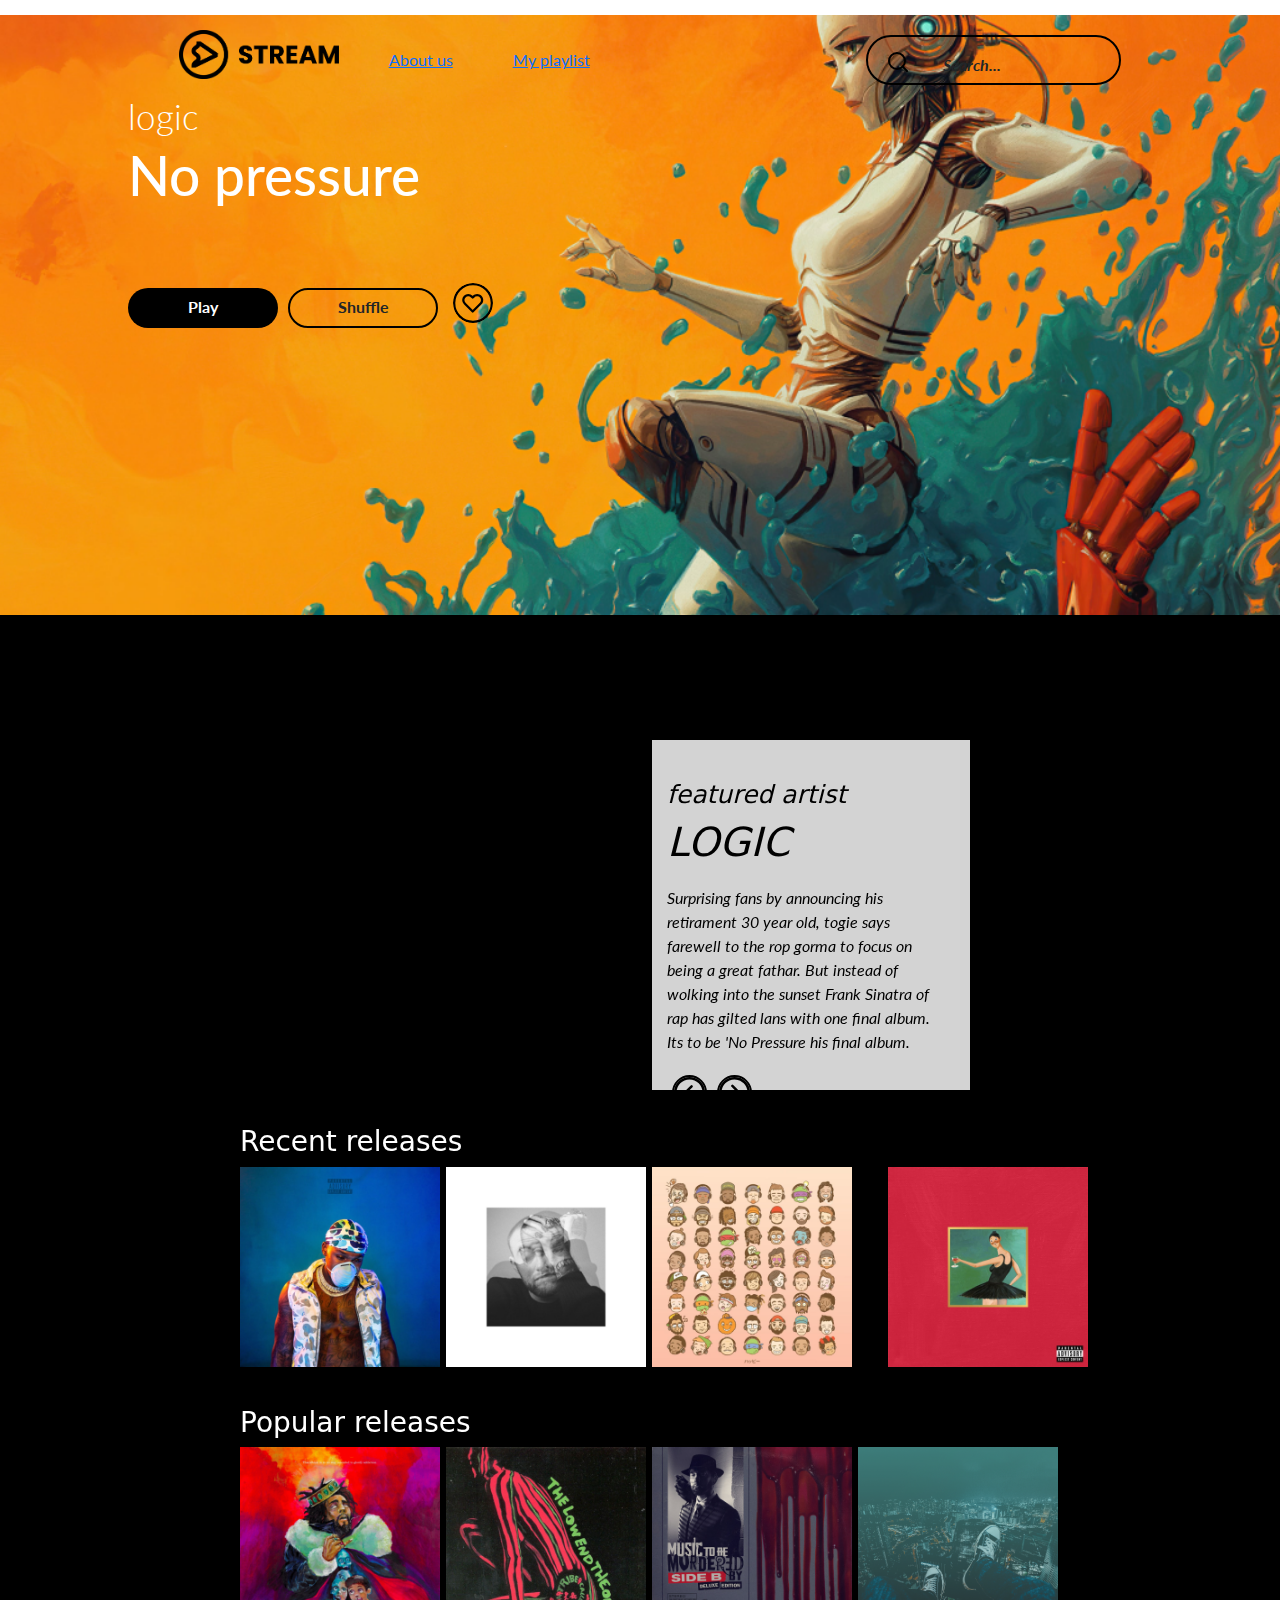
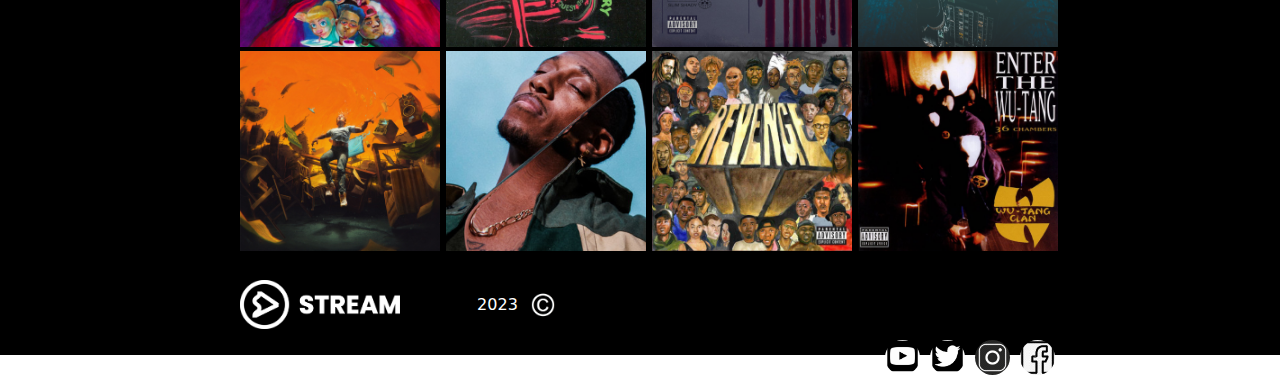
<file: index.html>
<!DOCTYPE html>
<html lang="en">
<head>
    <meta charset="UTF-8">
    <meta http-equiv="X-UA-Compatible" content="IE=edge">
    <meta name="viewport" content="width=device-width, initial-scale=1.0">
    <title>Stream:homepage</title>

<!--external document-->
     <link rel="stylesheet" href="https://cdn.jsdelivr.net/npm/bootstrap@5.2.3/dist/css/bootstrap.min.css">
     <script src="https://cdn.jsdelivr.net/npm/bootstrap@5.2.3/dist/js/bootstrap.min.js"></script>

<!--internal document-->
    <link rel="stylesheet" href="css/index.css">
    <link rel="preconnect" href="https://fonts.googleapis.com">
    <link rel="preconnect" href="https://fonts.gstatic.com" crossorigin>
    <link href="https://fonts.googleapis.com/css2?family=Lato&display=swap" rel="stylesheet">



</head>
<body>

   

    <header>

        <nav> 
            <div class="logo"> <a href="index.html">
            <div class="logo-con">
                <img src="assets/stream_logo_black.png">
            </div>
        </a></div>
            <div class="nav-con">
                <ul>
                    <li> <a href="pages/about.html">About us</a></li>
                    <li> <a href="../pages/myplaylist.html">My playlist</a></li>
                  
                </ul>
              
            </div>
            <div class="btn-five">
                <div class="icon"> <img src="assets/search_icon.svg"></div>
                <div class="text">Search...</div>
            </div>
        </nav>

        <div class="overlay">
        <h2>logic</h2>
        <h1 class="sub">No pressure</h1>
        <div class="button-group">
            <div class="container"><div class="row">
            <div class="button normal">Play</div>
            <div class="button inverted">Shuffle</div>
            <div class="social11"></div>
            </div></div>
            
        </div>
        </div>
    </div>
       
    </header>
   

<section>
<div class="container">
    <section>
    <div class="row">

        <div class="col-6">
           
                <iframe style="margin-top:20px"; width="100%" height="315" src="https://www.youtube.com/embed/gfcBswn2nH8" title="YouTube video player" frameborder="0" allow="accelerometer; autoplay; clipboard-write; encrypted-media; gyroscope; picture-in-picture; web-share" allowfullscreen></iframe>
          
        </div>
        
        <div class="col-6 text">
            <div class="col-box-fet">
            <div class="overlay1">
            <h2>featured artist</h2>
            <h1>LOGIC</h1>
            <p>Surprising fans by announcing his retirament 30 year old, togie says farewell to the rop gorma  to focus on being a great fathar. But instead of wolking into the sunset 
                 Frank Sinatra
                 of rap has gilted lans with one final album. Its 
                 to be 'No Pressure his final album.</p>
        
                 <div class="button-group">
                    <div class="container"><div class="row">
                    <div class="slider normal1"></div>
                    <div class="slider inverted2"></div>
                 
                    </div></div>
                    
                </div>
                </div>
            </div>
    </section>

       <section>
        <div class="row">
            <b><h3>Recent releases</h3></b>

            <div class="col-3">
            <div class="col-box1">
                <div class="album-overlay">
                <div class="album-icon"></div>
                    <div class="album-content">
                        <div class="social111"></div>
                        <p>Da baby</p>
                       
                       
                    </div>
                </div>
               </div>
            </div>



            <div class="col-3">
                <div class="col-box2">
                    <div class="album-overlay">
                    <div class="album-icon"></div>
                        <div class="album-content">
                            <div class="social111"></div>
                        <p>Mac miller</p>
                        
                            
                        </div>
                    </div>
                   </div>
                </div>


                <div class="col-3">
                    <div class="col-box3">
                        <div class="album-overlay">
                        <div class="album-icon"></div>
                            <div class="album-content">
                                <div class="social111"></div>
                        <p>ABBA</p>
                            </div>
                        </div>
                       </div>
                    </div>


                    <div class="col-3">
                        <div class="col-box4">
                            <div class="album-overlay">
                            <div class="album-icon"></div>
                                <div class="album-content">
                                    <div class="social111"></div>
                        <p>Kanye</p>
                                </div>
                            </div>
                           </div>
                        </div>
             
            </section>

             <section>
        <div class="row">
            <b><h3>Popular releases</h3></b>
        <div class="col-3">
            <div class="col-box5">
                <div class="album-overlay">
                    <div class="album-icon"></div>
                        <div class="album-content">
                            <div class="social111"></div>
                            <p>J cole</p>
                        </div>
                    </div>
            </div>
        </div>


        <div class="col-3">
            <div class="col-box6">
                <div class="album-overlay">
                    <div class="album-icon"></div>
                        <div class="album-content">
                            <div class="social111"></div>
                            <p>Chainsmokers</p>
                        </div>
                    </div>
            </div>
        </div>


        <div class="col-3">
            <div class="col-box7">
                <div class="album-overlay">
                    <div class="album-icon"></div>
                        <div class="album-content">
                            <div class="social111"></div>
                        <p>HER</p>
                        </div>
                    </div>
            </div>
        </div>


        <div class="col-3">
            <div class="col-box8">
                <div class="album-overlay">
                    <div class="album-icon"></div>
                        <div class="album-content">
                            <div class="social111"></div>
                        <p>Kail uchies</p>
                        </div>
                    </div>
            </div>
        </div>

       
            <div class="col-3">
                <div class="col-box9">
                    <div class="album-overlay">
                        <div class="album-icon"></div>
                            <div class="album-content">
                                <div class="social111"></div>
                        <p>Justin bieber</p>
                            </div>
                        </div>
                </div>
            </div>
            <div class="col-3">
                <div class="col-box10">
                    <div class="album-overlay">
                        <div class="album-icon"></div>
                            <div class="album-content">
                                <div class="social111"></div>
                                <p>Solange</p>
                            </div>
                        </div>
                </div>
            </div>
            <div class="col-3">
                <div class="col-box11">
                    <div class="album-overlay">
                    <div class="album-icon"></div>
                        <div class="album-content">
                            <div class="social111"></div>
                        <p>NUW</p>
                        </div>
                    </div></div>
            </div>
            <div class="col-3">
                <div class="col-box12">
                    <div class="album-overlay">
                        <div class="album-icon"></div>
                            <div class="album-content">
                                <div class="social111"></div>
                                <p>Brent fiyaz</p>
                            </div>
                        </div>
                </div>
        </div>
</div>

           
</section>


    <footer>
        <div class="logo-btm"> 
            <div class="logo-con-btm">
                <img src="assets/stream_logo_white.png">
            </div>
       </div>
       <div class="copyright">
        <div class="copyright-con">2023
            <img src="assets/R.png">
        </div>
   </div>
        <div class="social-media">
            <div class="social1"></div>
            <div class="social2"></div>
            <div class="social3"></div>
            <div class="social4"></div>

        </div>
        
    </footer>


</body>
</html>
</file>
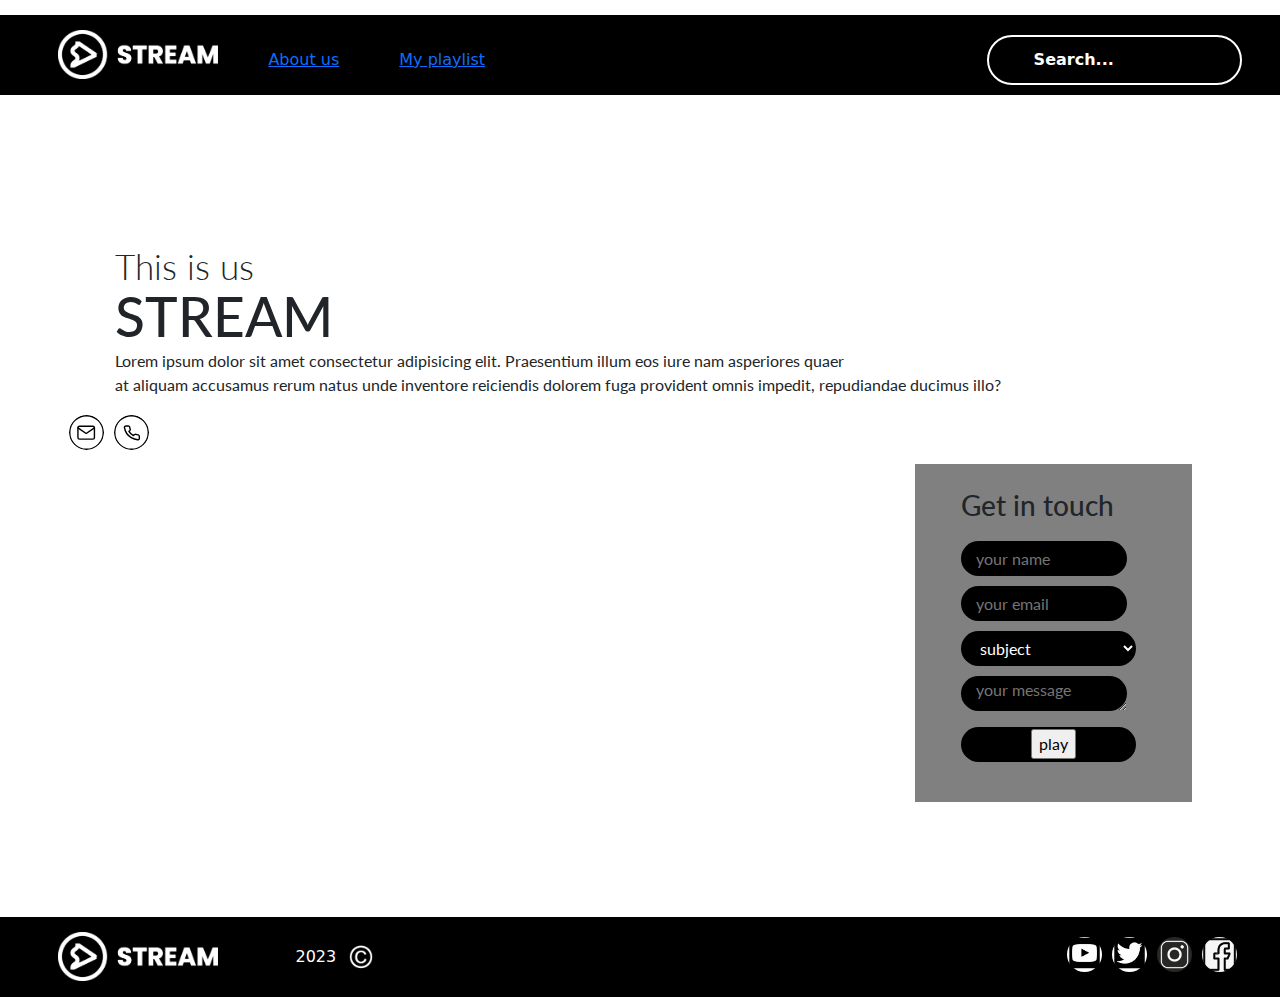
<file: pages/about.html>
<!DOCTYPE html>
<html lang="en">
<head>
    <meta charset="UTF-8">
    <meta http-equiv="X-UA-Compatible" content="IE=edge">
    <meta name="viewport" content="width=device-width, initial-scale=1.0">
    <title>Stream:about us</title>

<!--external document-->
     <link rel="stylesheet" href="https://cdn.jsdelivr.net/npm/bootstrap@5.2.3/dist/css/bootstrap.min.css">
     <script src="https://cdn.jsdelivr.net/npm/bootstrap@5.2.3/dist/js/bootstrap.min.js"></script>

<!--internal document-->
    <link rel="stylesheet" href="../css/about.css">
    <link rel="preconnect" href="https://fonts.googleapis.com">
    <link rel="preconnect" href="https://fonts.gstatic.com" crossorigin>
    <link href="https://fonts.googleapis.com/css2?family=Lato&display=swap" rel="stylesheet">



</head>
<body>

    <nav> 
        <div class="logo"> <a href="../index.html">
        <div class="logo-con">
            <img src="../assets/stream_logo_white.png">
        </div>
    </a></div>
        <div class="nav-con">
            <ul>
                <li> <a href="pages/about.html">About us</a></li>
                <li> <a href="../pages/myplaylist.html">My playlist</a></li>
              
            </ul>
          
        </div>
        <div class="btn-five">
            <div class="icon"> <img src="../assets/search_icon.svg"></div>
            <div class="text">Search...</div>
        </div>
    </nav>


    <header>
        <div class="overlay">

            <div class="col-box">
                <div class="overlay1">
                <h2>This is us</h2>
                <h1>STREAM</h1>
                <p>Lorem ipsum dolor sit amet consectetur adipisicing elit. 
                    Praesentium illum eos iure nam asperiores quaer<br>
                    at aliquam accusamus rerum natus unde inventore 
                    reiciendis dolorem fuga provident omnis
                     impedit, repudiandae ducimus illo?</p>
            
                     <div class="button-group">
                        <div class="container"><div class="row">
                        <div class="slider normal1"></div>
                        <div class="slider inverted2"></div>
                     
                        </div></div>
                        
                    </div>
                    </div>
                </div>



            <form>
                <h3>Get in touch</h3>
                <input class="input-el" type="text" placeholder="your name" required>
                
                <input class="input-el"  type="email" placeholder="your email " required>
                <select class="input-el" required>
                    <option>Option one</option>
                    <option>Option two</option>
                    <option>Option three</option>
                    <option selected="selected">subject</option>
                </select>
                
                
        
                
        
        <textarea class="input-el"  placeholder="your message" rows="10"></textarea>
        
        <button class="input-el" type="submit"><input type="submit" value="play"></button>
        
            </form>
       
    </header>
   


    
    
    <section>   
        <div class="button-group">
            <div class="container"><div class="row">
            <div class="info normal"><p></p></div>
            <div class="info2 inverted"></div>
            <div class="social11"></div>
            </div></div>
            
        </div>
        <iframe src="https://www.google.com/maps/embed?pb=!1m18!1m12!1m3!1d3589.321208720929!2d28.2095316!3d-25.891809199999994!2m3!1f0!2f0!3f0!3m2!1i1024!2i768!4f13.1!3m3!1m2!1s0x1e956608911ce097%3A0x519896b4b6eda40a!2sOpen%20Window!5e0!3m2!1sen!2sza!4v1684653519413!5m2!1sen!2sza" width="600" height="450" padding-left="600"style="border:0;" allowfullscreen="" loading="lazy" referrerpolicy="no-referrer-when-downgrade"></iframe>
    </section>


    <footer>
        <div class="logo-btm"> 
            <div class="logo-con-btm">
                <img src="../assets/stream_logo_white.png">
            </div>
       </div>
       <div class="copyright">
        <div class="copyright-con">2023
            <img src="../assets/R.png">
        </div>
   </div>
        <div class="social-media">
            <div class="social1"></div>
            <div class="social2"></div>
            <div class="social3"></div>
            <div class="social4"></div>

        </div>
        
    </footer>





</body>
</html>
</file>
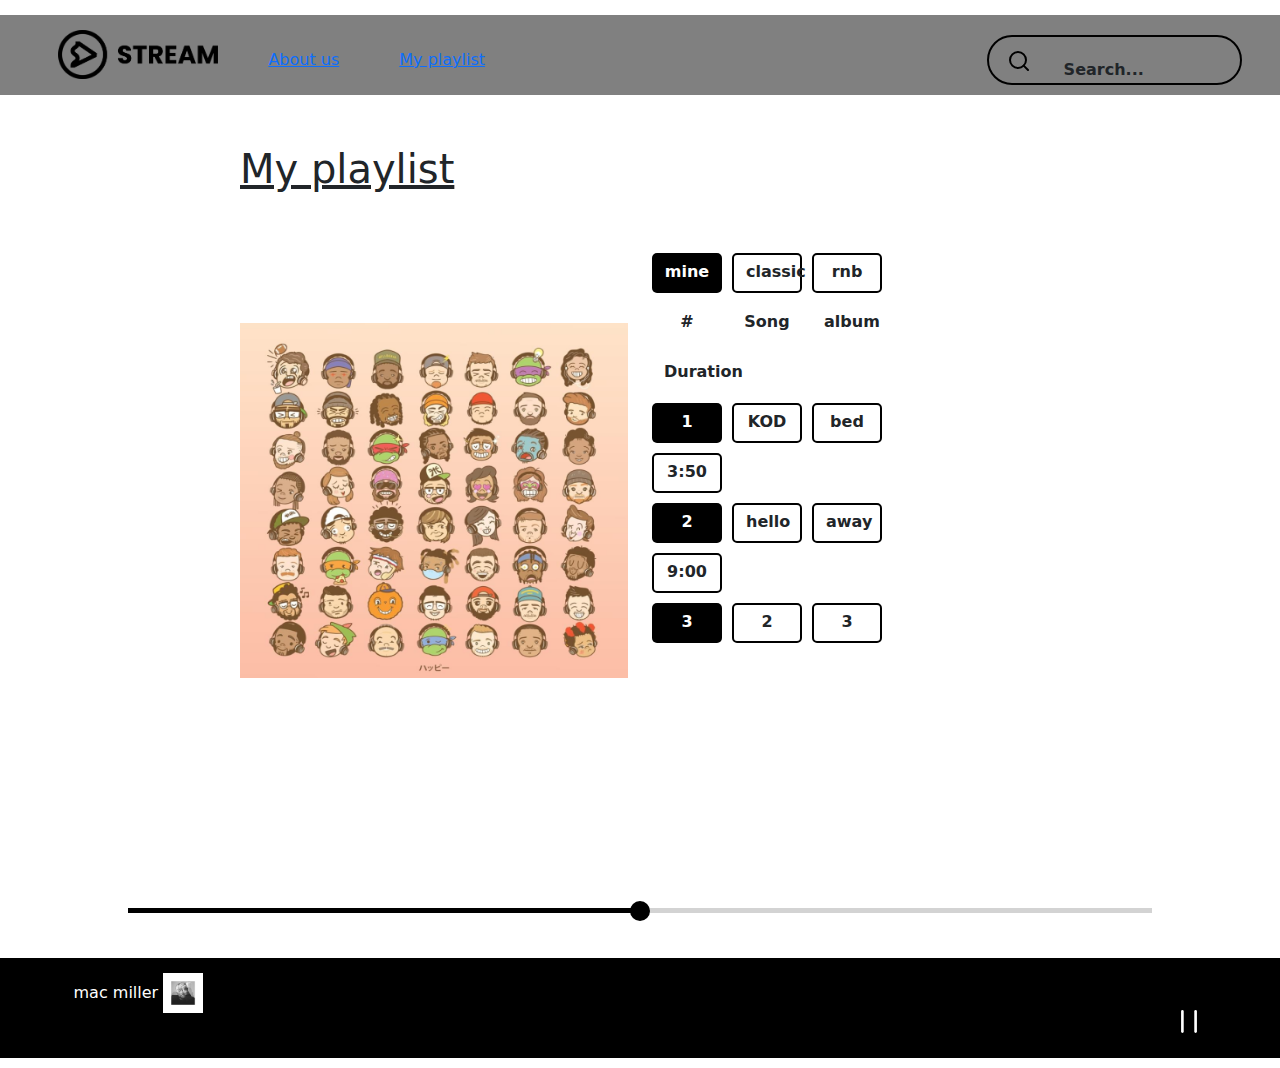
<file: pages/myplaylist.html>
<!DOCTYPE html>
<html lang="en">
<head>
    <meta charset="UTF-8">
    <meta http-equiv="X-UA-Compatible" content="IE=edge">
    <meta name="viewport" content="width=device-width, initial-scale=1.0">
    <title>Stream:my playlist</title>

<!--external document-->
     <link rel="stylesheet" href="https://cdn.jsdelivr.net/npm/bootstrap@5.2.3/dist/css/bootstrap.min.css">
     <script src="https://cdn.jsdelivr.net/npm/bootstrap@5.2.3/dist/js/bootstrap.min.js"></script>

<!--internal document-->
    <link rel="stylesheet" href="../css/playlist.css">
    <link rel="preconnect" href="https://fonts.googleapis.com">
    <link rel="preconnect" href="https://fonts.gstatic.com" crossorigin>
    <link href="https://fonts.googleapis.com/css2?family=Lato&display=swap" rel="stylesheet">



</head>
<body>

    <nav> 
        <div class="logo"> <a href="../index.html">
        <div class="logo-con">
            <img src="../assets/stream_logo_black.png">
        </div>
    </a></div>
        <div class="nav-con">
            <ul>
                <li> <a href="pages/about.html">About us</a></li>
                <li> <a href="../pages/myplaylist.html">My playlist</a></li>
              
            </ul>
          
        </div>
        <div class="btn-five">
            <div class="icon"> <img src="../assets/search_icon.svg"></div>
            <div class="text">Search...</div>
        </div>
    </nav>


    <header>
        
        <section>
            <div class="container">
                <section><h1><u>My playlist</u></h1>
                <div class="row">
            
                    <div class="col-6">
                        <div class="col-box">
                            <div class="album-overlay">
                <div class="album-icon"></div>
                    <div class="album-content">
                        <div class="social111"></div>
                        <p>Da baby</p>
                       
                       
                    </div>
                </div>
                <img src="../assets/happy_thoughts_album_cover.png">
                            <div class="album-overlay">
                                <div class="album-icon"></div>
                                    <div class="album-content">
                                        <div class="social111"></div>
                                        <p>Da baby</p>
                                       
                                       
                                    </div>
                                </div>
                        </div>
                            
                      
                    </div>
                    
                    <div class="col-6 text">
                        <div class="col-box">
                            <div class="button-group">
                                <div class="container">
                                <div class="row">
                                <div class="button normal">mine</div>
                                <div class="button inverted">classic</div>
                                <div class="button inverted">rnb</div>
                                </div>
                            </div>
                            </div>
                        </div>

                        <div class="col-box">

                            <div class="row">
                                <div class="col-box">
                                    <div class="button-group1">
                                        <div class="container">
                                        <div class="row">
                                        <div class="button normal1">#</div>
                                        <div class="button inverted1">Song </div>
                                        <div class="button inverted1">album</div>
                                        <div class="button inverted1">Duration</div>
                                        </div>
                                    </div>
                                    </div>
                                </div>

                                <div class="row">
                                    <div class="col-box">
                                        <div class="button-group">
                                            <div class="container">
                                            <div class="row">
                                            <div class="button normal">1</div>
                                            <div class="button inverted">KOD</div>
                                            <div class="button inverted">bed</div>
                                            <div class="button inverted">3:50</div>
                                            </div>
                                        </div>
                                        </div>
                                    </div>


                                    <div class="row">
                                        <div class="col-box">
                                            <div class="button-group">
                                                <div class="container">
                                                <div class="row">
                                                <div class="button normal">2</div>
                                                <div class="button inverted">hello</div>
                                                <div class="button inverted">away</div>
                                                <div class="button inverted">9:00</div>
                                                </div>
                                            </div>
                                            </div>
                                        </div>

                                                                            <div class="row">
                                                    <div class="col-box">
                                                        <div class="button-group">
                                                            <div class="container">
                                                            <div class="row">
                                                            <div class="button normal">3</div>
                                                            <div class="button inverted">2</div>
                                                            <div class="button inverted">3</div>
                                                            
                                                            </div>
                                                        </div>
                                                        </div>
                                                    </div>

                                                   


                        </div>
                        
    


                </section>
    </header>

<div class="element">
    <div class="line">
        <div class="line-fill"></div>
    </div>

    <div class="marker"></div>
</div>

<footer>
    <div class="logo-btm"> 
        <div class="logo-con-btm">mac miller
            <img src="../assets/circles_album_cover.png">
        </div>
   </div>
   <div class="copyright">
    <div class="copyright-con">
        <img src="../assets/pause_media_icon.svg">
    </div>
</div>
    <div class="social-media">
        <div class="social1"></div>
        <div class="social2"></div>
        <div class="social3"></div>
        <div class="social4"></div>

    </div>
    
</footer>



    
</body>
</html>
</file>
<file: css/index.css>
html, body, h1{
    margin:0;
    padding:0;

}


nav{
    width:100%;
    height:80px;
    padding-left:3%;
    padding-right:3%;


}

header{
    width:100%;
    height:600px;
   background-image: url("../assets/logic_no_pressure_home_cover_image.png");
   background-position: center;
   background-size:cover;
    padding-right:10%;
    padding-left:10%;
    font-family: 'Lato', sans-serif;
}

header h2{
    font-size:35px;
    margin-bottom:5px;
    font-family: 'Lato', sans-serif;
    font-weight:300;
    color:white;
}

header h1{
    font-size:55px;
    margin-bottom:70px;
    font-family: 'Lato', sans-serif;
}


.overlay1{
    
   width:100%;
    height:380px;
    text-align:left;
    padding-left:15px;
    padding-top:25px;
    margin-top:5px;
    margin-right:100px;
    background-color: white rgba(0,0,0,0,5)  ;
        opacity:0,6;
    

}.col-box-fet{
    width:100%;
    height:350px;
    background-color:lightgrey;
    text-align:left;
    padding-top:10px;
    padding-right:30px;
    margin-top:25px;
    color:black;
    

}

.social11{
    width:40px;
    height:40px;
    float:right;
    margin:5px;
    text-align:center;
    padding-top:4px;
    font-weight:bold;
    color:white;
    border-radius:50%;
    padding-left:5px;
    padding-bottom:0px;
    float:center;
    background-image: url("../assets/heart_icon.svg");
    background-position:center;
    background-size:cover;
    

}

.slider{
    width:35px;
    height:35px;
    float:right;
    margin:5px;
    text-align:center;
    padding-top:1px;
    font-weight:bold;
    color:white;
    border-radius:50%;
    padding-left:5px;
    padding-bottom:1px;
    float:center;
  
   
    

}


.normal1{
    border:2px solid black;
    color:white;
    background-image: url("../assets/left_arrow_icon.svg");
    background-position:center;
    background-size:cover;
   
    

}

.normal1:hover{
    cursor:pointer;
    background-color: white;
    color:black;
    border:2px solid black;
    padding-top:5px !important;
}

.inverted2{
    border:2px solid black;
    padding-top:5px !important;
    background-image: url("../assets/right_arrow_icon.svg");
    background-position:center;
    background-size:cover;
    
}

.inverted2:hover{
    cursor:pointer;

color:white;



}


.active{

    color:white;
}

footer{
    width:100%;
    height:80px;
    background-color:black;
    color:white;
    text-align:center;
    padding-left:8%;
    padding-right:8%;

}

section{
    width:100%;
    padding-left:10%;
    padding-right:10%;
    padding-top: 25px;
    padding-bottom:10px;
    background-color: black;
    color:white;
}




.logo{
    width:200px;
    float:left;
    height:50px;

}
.logo-con{
    width:100%;
    text-align:center;
    margin-top:15px;
}

.logo-con img{
    width:80%;
    
}

.logo-btm{
    width:200px;
    float:left;

}
.logo-con-btm{
    width:100%;
    text-align:center;
    margin-top:15px;
}

.logo-con-btm img{
    width:80%;
    
}

.copyright{
    width:200px;
    float:left;

}
.copyright-con{
    width:100%;
    text-align:center;
    margin-top:25px;
}

.copyright-con img{
    width:20%;
    
}

.logo-image{
    width:200px;;
    height:60px;
    background-image: url("../assets/stream_logo_black.png");
    background-position:center;
    background-size:cover;
    text-align:center;
    padding-top:140px;
    padding-top:25px;
    margin-top:15px;
    float:left;
    
    
   
}

.nav-con{
    width:550px;
    height:50px;
    float:center;
    margin-top:15px;
    padding-top:25px;
color:black;
}

.nav-con ul{
    list-style:none;

}

.nav-con li{
    float:left;
    height:26px;
    color:black;
    border-radius:5px;
    padding-left:20px;
    padding-right:20px;
    margin-right:10px;
    margin-left:10px;
    padding-top:8px;

}

.nav-con li:hover{
    background-color:black;
    color:white;
    cursor:pointer;

}




.btn-three{
    width:196px;
    height:31px;
    border: 2px solid  blue;
    background-color:blue;
    border-radius:35px;
    text-align:center;
    padding-top:15px;
    color:white;
    font-weight: bold;
    margin-bottom:20px;
}

.btn-three:hover{
    cursor:pointer;
    background-color:white;
    color:blue;
    

}

.btn-four{
    width:196px;
    height:31px;
    border: 2px solid  rgb(20, 20, 22);
    background-color:white;
    border-radius:35px;
    text-align:center;
    padding-top:15px;
    color:black;
    font-weight: bold;
    margin-bottom:20px;
}

.btn-four:hover{
    cursor:pointer;
    background-color:white;
    color:black;
    

}

.social-media{
    width:500px;
    height:35px;
    margin-top:15px;
    float:right;
    

}

.social1{
    width:35px;
    height:35px;
    float:right;
    margin:5px;
    text-align:center;
    padding-top:5px;
    font-weight:bold;
    color:white;
    border-radius:50%;
    padding-left:5px;
    padding-bottom:1px;
    float:center;
    background-image: url("../assets/facebook.png");
    background-position:center;
    background-size:cover;

}

.social2{
    width:35px;
    height:35px;
    float:right;
    margin:5px;
    text-align:center;
    padding-top:5px;
    font-weight:bold;
    color:white;
    border-radius:50%;
    padding-left:5px;
    padding-bottom:1px;
    float:center;
    background-image: url("../assets/insta.png");
    background-position:center;
    background-size:cover;
}

.social3{
    width:35px;
    height:35px;
    float:right;
    margin:5px;
    text-align:center;
    padding-top:5px;
    font-weight:bold;
    color:white;
    border-radius:50%;
    padding-left:5px;
    padding-bottom:1px;
    float:center;
    background-image: url("../assets/twitter.jpg");
    background-position:center;
    background-size:cover;

}

.social4{
    width:35px;
    height:35px;
    float:right;
    margin:5px;
    text-align:center;
    padding-top:5px;
    font-weight:bold;
    color:white;
    border-radius:50%;
    padding-left:5px;
    padding-bottom:1px;
    float:center;
    background-image: url("../assets/youtube.jpg");
    background-position:center;
    background-size:cover;

}



.social:hover{
    background-color:white;
color:white;
cursor:pointer;
}

.col-box1{
    width:200px;
    height:200px;
    background-image:url("../assets/blame_it_on_baby_album_cover.png");
    background-position: center;
    background-size:cover;
    text-align:center;
    padding-top:15px;
    padding-right:30px;
   
    margin-right:30px;
    
    
    
}

.album-overlay{
    width:200px;
    height:50px;
    background-color:white rgba(0,0,0,0,5) ;
    padding-top:80px;
    opacity:0;
}

.album-overlay:hover{
    cursor:pointer;
    opacity:1;
}

.album-icon{
    width:60px;
    height:60px;
    background-image:url("../assets/play_icon.svg");
    background-position: center;
    background-size:cover;
    border-radius:30px;
    margin:0 auto;
    float:top;
}

.album-content{
    width:100%;
    height:45px;
    background-color:rgba(239, 239, 244, 0.697);
    
    color:black;
    padding-top:9px;
    float:bottom;
    text-align:left;
    
}

.social111{
    width:30px;
    height:30px;
    float:right;
    margin:5px;
    text-align:center;
    margin-bottom:5px;
    font-weight:bold;
    color:white;
    border-radius:50%;
    padding-left:5px;
    padding-bottom:5px;
    background-image: url("../assets/heart_icon.svg");
    background-position:center;
    background-size:cover;
    

}

.album-content p{
    padding-bottom:5px;
}

.col-box2{
    width:200px;
    height:200px;
    background-image:url("../assets/circles_album_cover.png");
    background-position: center;
    background-size:cover;
    text-align:center;
    padding-top:15px;
    padding-right:30px;
   
    margin-right:30px;
    
    
}

.col-box3{
    width:200px;
    height:200px;
    background-image:url("../assets/happy_thoughts_album_cover.png");
    background-position: center;
    background-size:cover;
    text-align:center;
    padding-top:15px;
    padding-right:30px;
    
    margin-right:30px;
    
    
    
}

.col-box4{
    width:200px;
    height:200px;
    background-image:url("../assets/kanye_album_cover.png");
    background-position: center;
    background-size:cover;
    text-align:center;
    padding-top:15px;
    padding-right:30px;
    
    margin-left:30px;
    
    
}


.col-box5{
    width:200px;
    height:200px;
    background-image:url("../assets/kod_album_cover.png");
    background-position: center;
    background-size:cover;
    text-align:center;
    padding-top:15px;
    padding-right:30px;
    
    margin-right:30px;
    
    
    
    
}

.col-box6{
    width:200px;
    height:200px;
    background-image:url("../assets/low_end_theory_album_cover.png");
    background-position: center;
    background-size:cover;
    text-align:center;
    padding-top:15px;
    padding-right:30px;
    
   
    
    
    
    
}

.col-box7{
    width:200px;
    height:200px;
    background-image:url("../assets/music_to_be_murdered_by_album_cover.png");
    background-position: center;
    background-size:cover;
    text-align:center;
    padding-top:15px;
    padding-right:30px;
    
    margin-right:30px;
    
    
}

.col-box8{
    width:200px;
    height:200px;
    background-image:url("../assets/my_favourite_mix_album_cover.png");
    background-position: center;
    background-size:cover;
    text-align:center;
    padding-top:15px;
    padding-right:30px;
   
    margin-right:30px;
    
    
    
    
}

.col-box9{
    width:200px;
    height:200px;
    background-image:url("../assets/no_pressure_album_cover.png");
    background-position: center;
    background-size:cover;
    text-align:center;
    padding-top:15px;
    padding-right:30px;
    
    margin-right:30px;
    
    
    
    
}

.col-box10{
    width:200px;
    height:200px;
    background-image:url("../assets/restoration_album_cover.png");
    background-position: center;
    background-size:cover;
    text-align:center;
    padding-top:15px;
    padding-right:30px;
    
    margin-right:30px;
    
    
    
    
}

.col-box11{
    width:200px;
    height:200px;
    background-image:url("../assets/revenge_album_cover.png");
    background-position: center;
    background-size:cover;
    text-align:center;
    padding-top:15px;
    padding-right:30px;
   
    margin-right:15px;
    
    
    
    
}

.col-box12{
    width:200px;
    height:200px;
    background-image:url("../assets/wu_tang_album_cover.png");
    background-position: center;
    background-size:cover;
    text-align:center;
    padding-top:15px;
    padding-right:30px;
   
    
    
    
    
}







.col-box3 text{
    padding-top:10px;
    padding-right:10%;
}

.text p{
    margin-top:20px;
    font-family: 'Lato', sans-serif;
    
}

.text h2{
    font-size:25px;
    font-style:italic;
    
}

.col-box1 img{
    width:100%;
    height:250px;
    padding-top:25px;
    margin-top:25px;
    margin-right:150px;
}
.col-box2 img{
    width:100%;
    height:250px;
    padding-top:25px;
    margin-top:25px;
    margin-right:150px;
    padding-bottom:10px;
}

.col-box img{
    width:100%;
    height:380px;
    padding-top:25px;
    margin-top:25px;
    margin-right:150px;
}
.text{
    padding-top:50px;
    padding-right:10%;
}

.text p{
    margin-top:20px;
    font-family: 'Lato', sans-serif;
    
}

.text h2{
    font-size:25px;
    font-style:italic;
    
}

.button-group{
    width:400px;
    height:50px;
}

.button{
    width:150px;
    height:40px;
    text-align:center;
    padding-top:7px;
    font-weight:bold;
    float:left;
    margin-top:10px;
    border-radius:25px;
    margin-right:10px;
}

.normal{
    background-color:black;
    color:white;

}

.normal:hover{
    cursor:pointer;
    background-color: white;
    color:black;
    border:2px solid black;
    padding-top:5px !important;
    
}

.inverted{
    border:2px solid black;
    padding-top:5px !important;

}

.inverted:hover{
    cursor:pointer;
background-color: black;
color:white;

}

.active{
    background-color:black !important;
    color:white;
}

.main{
    color: red;
    font-size: 50px;
}

.sub{
    color:white;

}

.text{
    font-style: italic;

}

.box{
    width:200px;
    height: 110px;
    background-color: grey;
    text-align: center;
    margin-top:50px;
    margin-left:50px;
    padding-top:90px;

}




.btn-five{
    width:255px;
    height:50px;
    border: 2px solid black;
    padding-top:1px;
    padding-left:5px;
    border-radius:53px;
    padding-bottom:10px;
    float:right;
    margin-top:-30px;
}

.btn-five:hover{
    cursor:pointer;

}

.btn-five .icon{
    width:50px;
    height:35px;
   
    border-radius:50%;
    text-align:center;
    padding-top:10px;
    color:white;
    font-weight:bold;
    float:left;
}

.btn-five .text{
    margin-top:-35px;
    font-weight:bold;
    float:left;
    margin-left:20px;
    text-align:center;
}
</file>
<file: css/about.css>
html, body, h1{
    margin:0;
    padding:0;

}

nav{
    width:100%;
    height:80px;
    background-color:black;
   background-position: right;
   background-size:cover;
    padding-left:3%;
    padding-right:3%;


}

header{
    width:100%;
    height:600px;
   background-position: center;
   background-size:cover;
    padding-right:10%;
    font-family: 'Lato', sans-serif;
  
}

header h2{
    font-size:35px;
    margin-bottom:-4px;
    font-family: 'Lato', sans-serif;
    font-weight:300;
}

header h1{
    font-size:55px;
    margin-bottom:0;
    font-family: 'Lato', sans-serif;
}

.overlay{
    width:90%;
    height:450px;
   padding-left:10%;
    padding-top:150px;
    
}


.logo{
    width:200px;
    float:left;

}
.logo-con{
    width:100%;
    text-align:center;
    margin-top:15px;
}

.logo-con img{
    width:80%;
    
}

.logo-image{
    width:200px;;
    height:60px;
    background-image: url("../assets/stream_logo_black.png");
    background-position:center;
    background-size:cover;
    text-align:center;
    padding-top:140px;
    padding-top:25px;
    margin-top:15px;
    float:left;
    
    
   
}

.nav-con{
    width:550px;
    height:50px;
    float:center;
    margin-top:15px;
    padding-top:25px;
    color:white;

}

.nav-con ul{
    list-style:none;

}

.nav-con li{
    float:left;
    height:26px;
   color:white;
    border-radius:5px;
    padding-left:20px;
    padding-right:20px;
    margin-right:10px;
    margin-left:10px;
    padding-top:8px;

}

.nav-con li:hover{
    background-color:white;
    color:white;
    cursor:pointer;

}

.btn-five{
    width:255px;
    height:50px;
    border: 2px solid white;
    padding-top:1px;
    padding-left:5px;
    border-radius:53px;
    padding-bottom:10px;
    float:right;
    margin-top:-30px;
    color:white;
}

.btn-five:hover{
    cursor:pointer;

}

.btn-five .icon{
    width:20px;
    height:15px;
   border-radius:50%;
    text-align:center;
    padding-top:10px;
    color:white;
    font-weight:bold;
    float:left;
}

.btn-five .text{
    margin-top:10px;
    font-weight:bold;
    float:left;
    margin-left:20px;
    text-align:center;
}



footer{
    width:100%;
    height:80px;
    background-color:black;
    color:white;
    text-align:center;
    padding-left:3%;
    padding-right:3%;

}

.logo-btm{
    width:200px;
    float:left;

}
.logo-con-btm{
    width:100%;
    text-align:center;
    margin-top:15px;
}

.logo-con-btm img{
    width:80%;
    
}

.copyright{
    width:200px;
    float:left;

}
.copyright-con{
    width:100%;
    text-align:center;
    margin-top:25px;
}

.copyright-con img{
    width:20%;
    
}

.social-media{
    width:500px;
    height:35px;
    margin-top:15px;
    float:right;
    

}

.social1{
    width:35px;
    height:35px;
    float:right;
    margin:5px;
    text-align:center;
    padding-top:5px;
    font-weight:bold;
    color:white;
    border-radius:50%;
    padding-left:5px;
    padding-bottom:1px;
    float:center;
    background-image: url("../assets/facebook.png");
    background-position:center;
    background-size:cover;

}

.social2{
    width:35px;
    height:35px;
    float:right;
    margin:5px;
    text-align:center;
    padding-top:5px;
    font-weight:bold;
    color:white;
    border-radius:50%;
    padding-left:5px;
    padding-bottom:1px;
    float:center;
    background-image: url("../assets/insta.png");
    background-position:center;
    background-size:cover;
}

.social3{
    width:35px;
    height:35px;
    float:right;
    margin:5px;
    text-align:center;
    padding-top:5px;
    font-weight:bold;
    color:white;
    border-radius:50%;
    padding-left:5px;
    padding-bottom:1px;
    float:center;
    background-image: url("../assets/twitter.jpg");
    background-position:center;
    background-size:cover;

}

.social4{
    width:35px;
    height:35px;
    float:right;
    margin:5px;
    text-align:center;
    padding-top:5px;
    font-weight:bold;
    color:white;
    border-radius:50%;
    padding-left:5px;
    padding-bottom:1px;
    float:center;
    background-image: url("../assets/youtube.jpg");
    background-position:center;
    background-size:cover;

}



.social:hover{
    background-color:white;
color:white;
cursor:pointer;
}


form{
    width: 30%;
    margin: 0 auto;
    margin-top: 1px;
    margin-left:800px;
    margin-bottom: 800px;
    background-color: grey;
    padding-left: 5%;
    padding-right: 5%;
    padding-top:25px;
    padding-bottom:40px;
}

.input-el{
    width:90%;
    height:35px;
    margin-top:10px;
    padding-left:15px;
    border:none;
    border-radius:20px;
    color:white;
    background-color: black;
}

select, button{
    width:95% !important;
}

section{
    width: 30%;
    margin: 0 auto;
    margin-top: -290px;
    margin-right:950px;
    
    padding-left: 5%;
    padding-right: 5%;
    padding-top:5px;
}

.button-group{
    width:400px;
    height:50px;
}

.info{
    
        width:35px;
        height:35px;
        float:center;
        margin:5px;
        text-align:right;
        padding-top:5px;
        font-weight:bold;
        color:black;
        border-radius:50%;
        padding-left:5px;
        padding-bottom:1px;
       
        background-image: url("../assets/email_icon.svg");
        background-position:center;
        background-size:cover;
    

        
}
.info2{
    
    width:35px;
    height:35px;
    float:center;
    margin:5px;
    text-align:right;
    padding-top:5px;
    font-weight:bold;
    color:black;
    border-radius:50%;
    padding-left:5px;
    padding-bottom:1px;
    
    background-image: url("../assets/phone_icon.svg");
    background-position:center;
    background-size:cover;


}
</file>
<file: css/playlist.css>
html, body, h1{
    margin:0;
    padding:0;

}

nav{
    width:100%;
    height:80px;
    background-color:grey;
   background-position: right;
   background-size:cover;
    padding-left:3%;
    padding-right:3%;


}

.overlay1{
    
    width:100%;
     height:380px;
     text-align:center;
     padding-top:140px;
     padding-top:25px;
     margin-top:5px;
     margin-right:100px;
     opacity:0,6;
 
 }

 .album-overlay{
    width:200px;
    height:50px;
    padding-top:80px;
    opacity:0;
}

.album-overlay:hover{
    cursor:pointer;
    opacity:1;
}

.album-icon{
    width:60px;
    height:60px;
    background-image:url("../assets/play_icon.svg");
    background-position: center;
    background-size:cover;
    border-radius:30px;
    margin:0 auto;
    float:top;
}

.album-content{
    width:100%;
    height:45px;
    background-color:rgba(239, 239, 244, 0.697);
    
    color:black;
    padding-top:9px;
    float:bottom;
    text-align:left;
    
}


 section{
    width:100%;
    padding-left:10%;
    padding-right:10%;
    padding-top: 25px;
    padding-bottom:25px;
}



.col-box img{
    width:100%;
    height:380px;
    padding-top:25px;
    margin-top:25px;
}
.text{
    padding-top:50px;
    padding-right:10%;
}

.text p{
    margin-top:20px;
    font-family: 'Lato', sans-serif;
    
}

.text h2{
    font-size:25px;
    font-style:italic;
    
}

.logo{
    width:200px;
    float:left;

}
.logo-con{
    width:100%;
    text-align:center;
    margin-top:15px;
}

.logo-con img{
    width:80%;
    
}

.logo-image{
    width:200px;;
    height:60px;
    background-image: url("../assets/stream_logo_black.png");
    background-position:center;
    background-size:cover;
    text-align:center;
    padding-top:140px;
    padding-top:25px;
    margin-top:15px;
    float:left;
    
    
   
}

.nav-con{
    width:550px;
    height:50px;
    float:center;
    margin-top:15px;
    padding-top:25px;

}

.nav-con ul{
    list-style:none;

}

.nav-con li{
    float:left;
    height:26px;
  
    border-radius:5px;
    padding-left:20px;
    padding-right:20px;
    margin-right:10px;
    margin-left:10px;
    padding-top:8px;

}

.nav-con li:hover{
    background-color:black;
    color:white;
    cursor:pointer;

}

.btn-five{
    width:255px;
    height:50px;
    border: 2px solid black;
    padding-top:1px;
    padding-left:5px;
    border-radius:53px;
    padding-bottom:10px;
    float:right;
    margin-top:-30px;
}

.btn-five:hover{
    cursor:pointer;

}

.btn-five .icon{
    width:50px;
    height:35px;
   
    border-radius:50%;
    text-align:center;
    padding-top:10px;
    color:white;
    font-weight:bold;
    float:left;
}

.btn-five .text{
    margin-top:-30px;
    font-weight:bold;
    float:left;
    margin-left:20px;
    text-align:center;
}


.box{
    width:100%;
    height: 110px;
    background-color: grey;
    text-align: center;
    margin-top:50px;
    margin-left:50px;
    padding-top:90px;

}

.button{
    width:70px;
    height:40px;
    text-align:center;
    padding-top:7px;
    font-weight:bold;
    float:left;
    margin-top:10px;
    border-radius:5px;
    margin-right:10px;
}

.normal{
    background-color:black;
    color:white;

}

.normal:hover{
    cursor:pointer;
    background-color: white;
    color:black;
    border:2px solid black;
    padding-top:5px !important;
}

.inverted{
    border:2px solid black;
    padding-top:5px !important;

}

.inverted:hover{
    cursor:pointer;
background-color: black;
color:white;

}

.active{
    background-color:black !important;
    color:white;
}

.element{
    width:100%;
    height:50px;
    margin-top:100px;
    padding-left: 10%;
    padding-right: 10%;
    float:center;

}

.line{
    width:100%;
    height:5px;
    background-color:lightgrey;

}

.line-fill{
    width:50%;
    height:5px;
    background-color:black;

}

.marker{
    width:20px;
    height:20px;
    background-color:black;
    border-radius:20px;
    margin:0 auto;
    margin-top:-12px;
}

footer{
    width:100%;
    height: 100px;
    background-color:black;
    color:white;
    text-align:center;
    padding-left:3%;
    padding-right:3%;

}

.logo-btm{
    width:200px;
    float:left;
    color:white;

}
.logo-con-btm{
    width:100%;
    text-align:center;
    margin-top:15px;
}

.logo-con-btm img{
    width:40px;
    height:40px;
    
}

.copyright{
    
    float:center;
    width:100px;
    height:100px;
    float:right;
    margin:5px;
    text-align:center;
    padding-top:-50px;
    font-weight:bold;
    color:white;
    border-radius:50%;
    padding-left:5px;
    padding-bottom:100px;
    float:center;
   
    
}
.copyright-con{
    width:100%;
    text-align:center;
    margin-top:25px;
}

.copyright-con img{
    width:70%;
    
    
}
</file>
